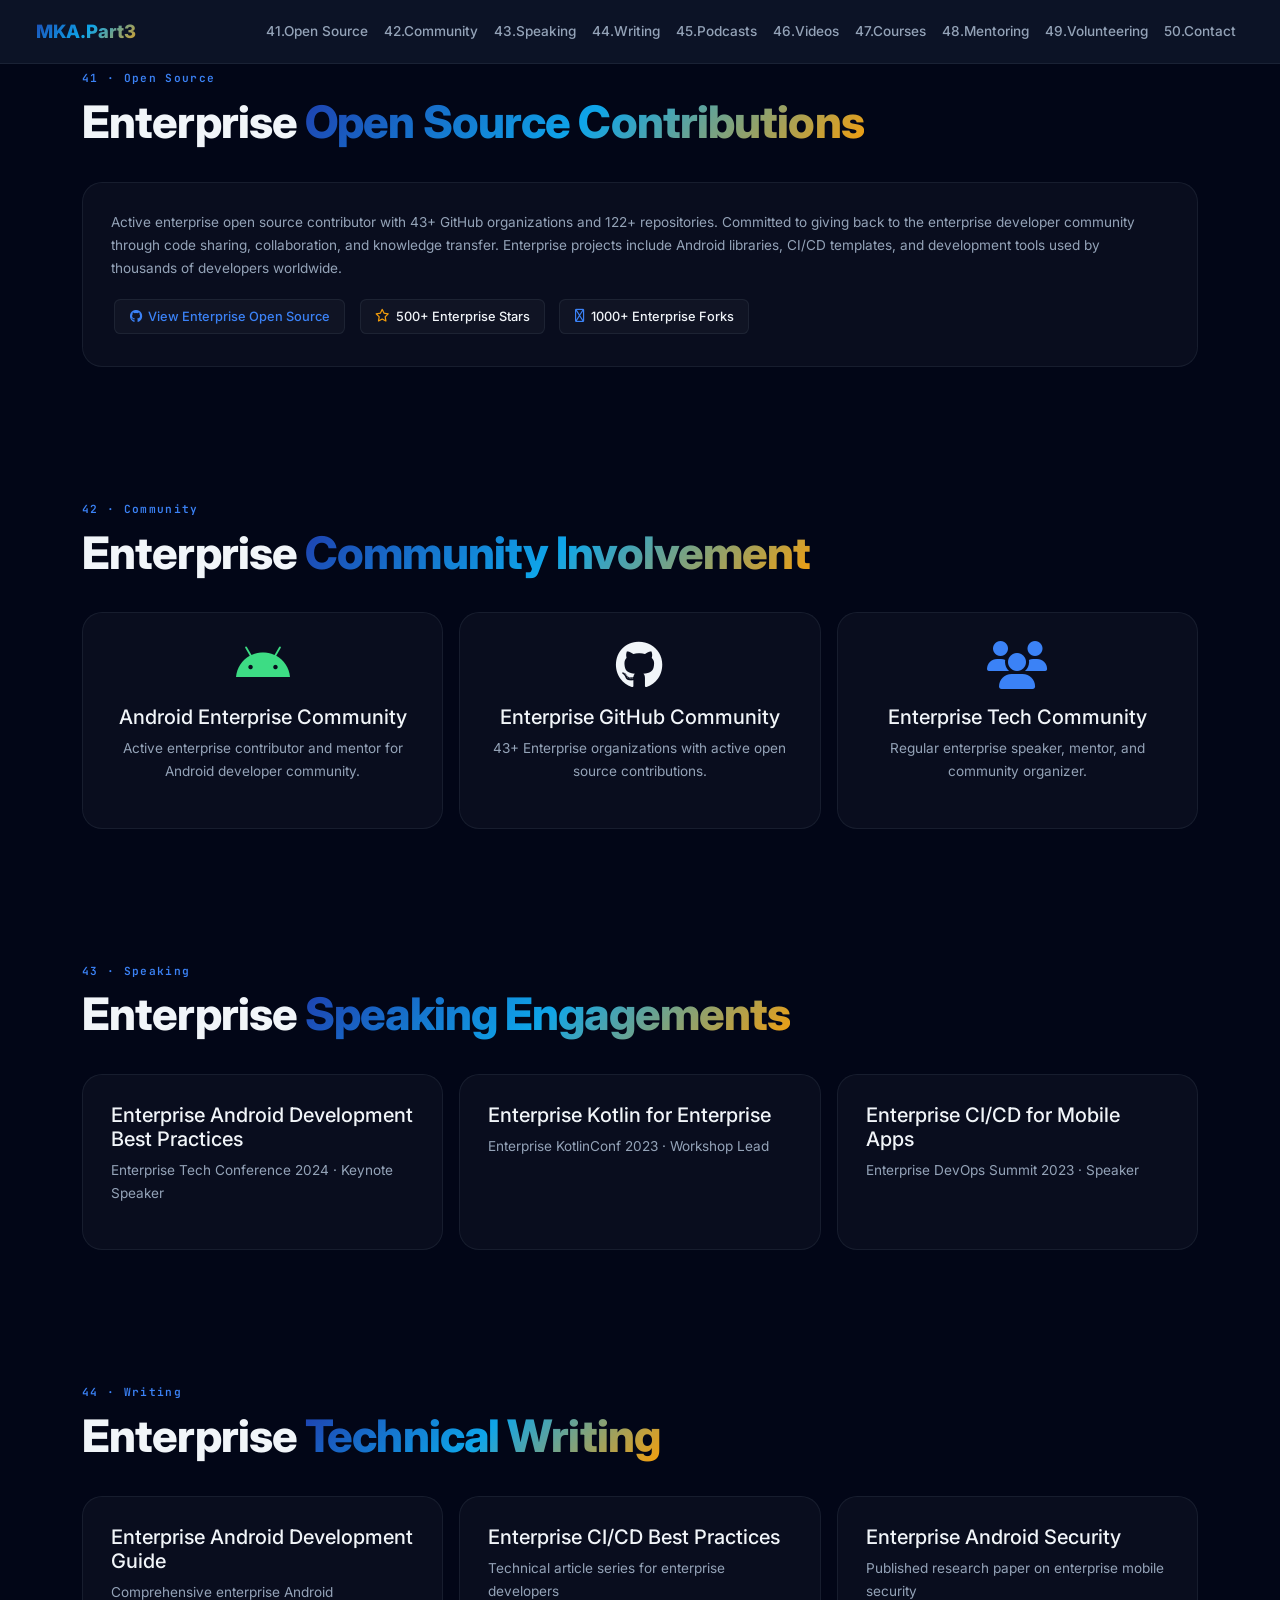
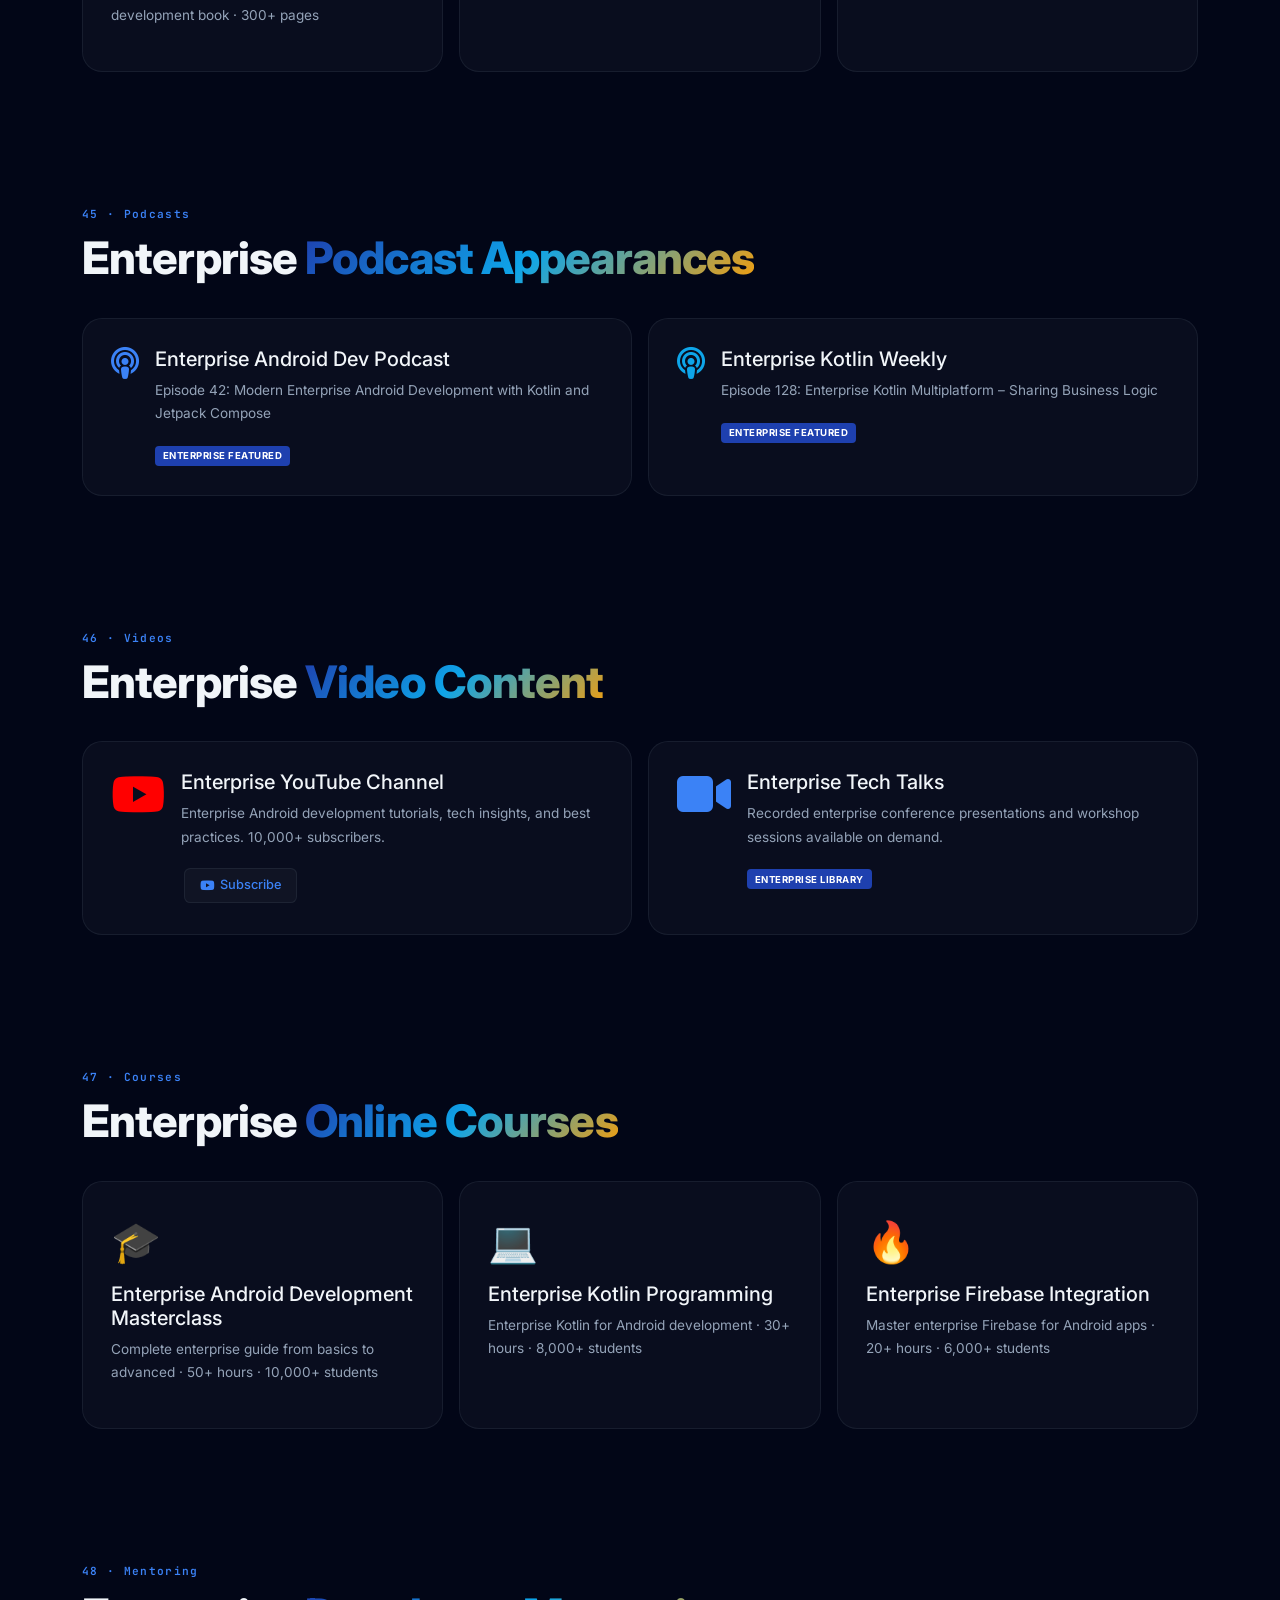
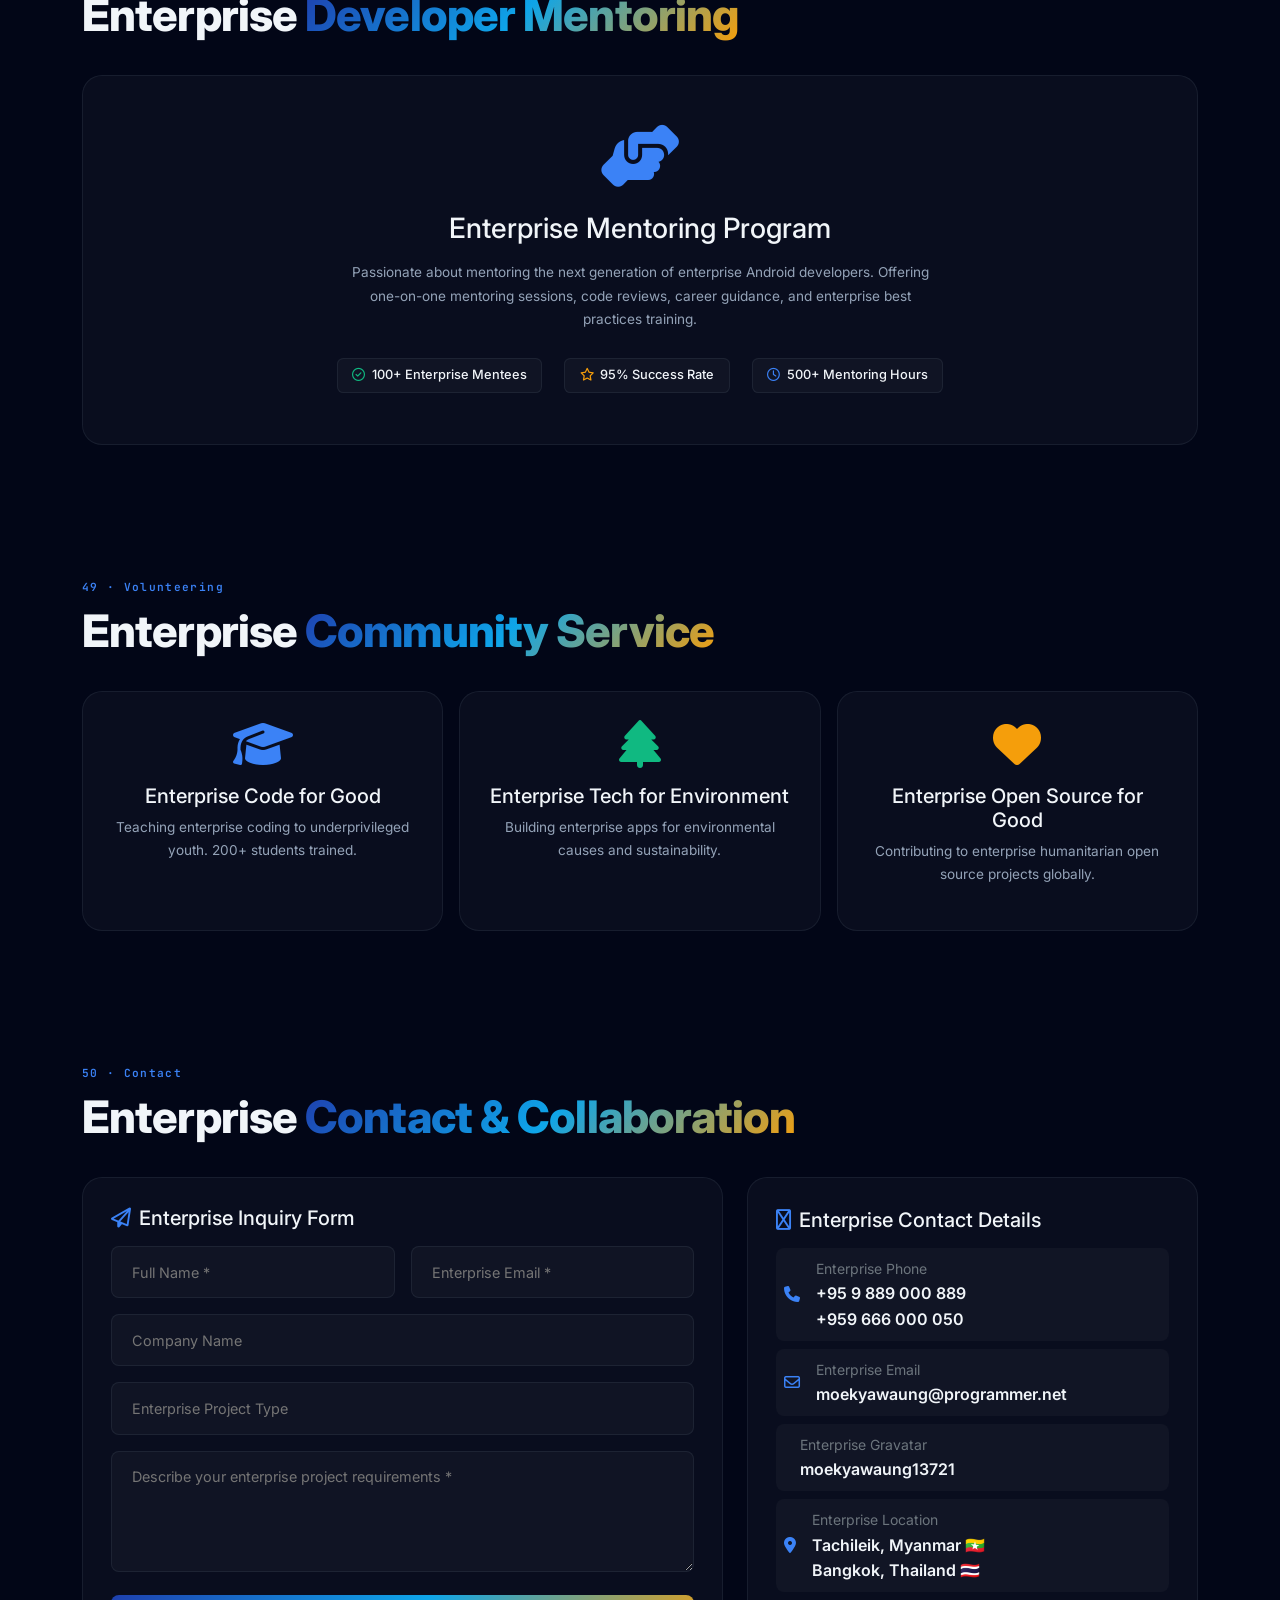
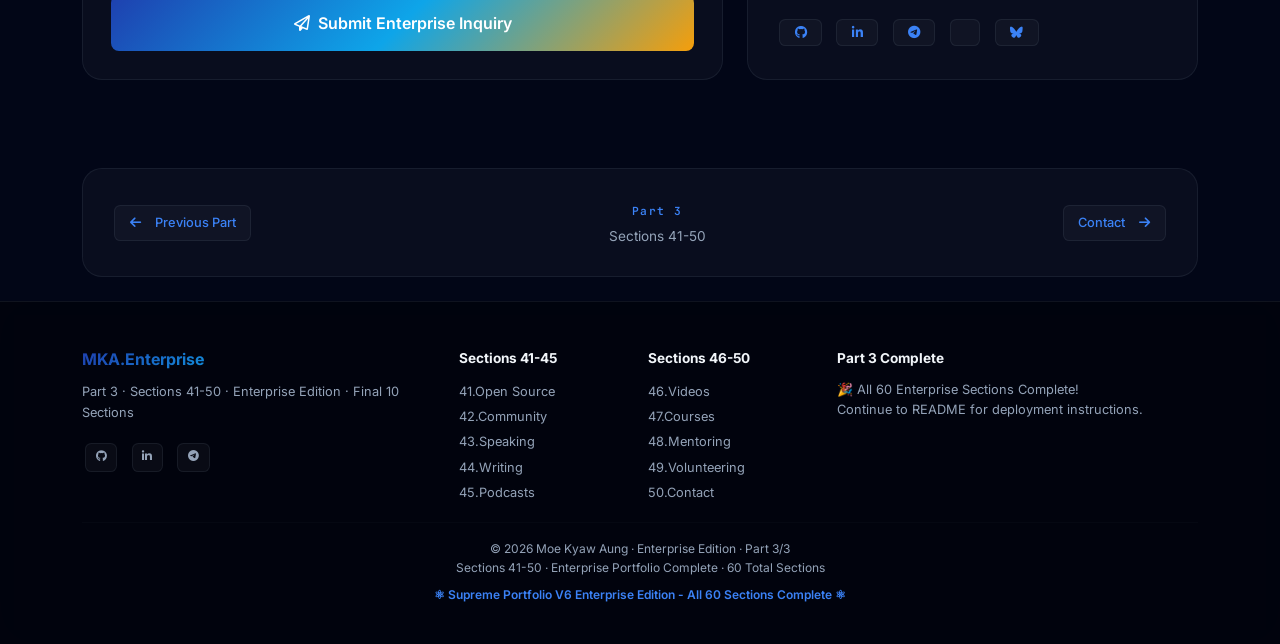
<file: part3.html>
<!DOCTYPE html>
<html lang="en" data-bs-theme="dark">
<head>
  <meta charset="UTF-8">
  <meta name="viewport" content="width=device-width, initial-scale=1.0">
  <title>Supreme Portfolio V6 · Part 3 · Sections 41-50</title>
  <meta name="description" content="Enterprise Portfolio Part 3 - Sections 41-50. Professional Android Developer Portfolio.">
  <meta name="keywords" content="Android Developer, Enterprise, Professional Portfolio, 60 Sections, Part 3">
  <meta name="author" content="Moe Kyaw Aung">
  <link rel="icon" href="https://res.cloudinary.com/dye5qpwii/image/upload/v1778763535/MKA_25_lbx6fb.webp">
  <link rel="stylesheet" href="./assets/css/enterprise-shared.css">
  <!-- Fonts -->
  <link rel="preconnect" href="https://fonts.googleapis.com">
  <link rel="preconnect" href="https://fonts.gstatic.com" crossorigin>
  <link href="https://fonts.googleapis.com/css2?family=Inter:wght@300;400;500;600;700;800;900&family=JetBrains+Mono:wght@400;500;700&family=Noto+Sans+Myanmar:wght@400;700;900&family=DM+Sans:wght@400;500;700&display=swap" rel="stylesheet">

  <!-- Bootstrap 5.3.3 -->
  <link href="https://cdn.jsdelivr.net/npm/bootstrap@5.3.3/dist/css/bootstrap.min.css" rel="stylesheet">
  
  <!-- Font Awesome 6.5.2 -->
  <link rel="stylesheet" href="https://cdnjs.cloudflare.com/ajax/libs/font-awesome/6.5.2/css/all.min.css">
  
  <!-- AOS -->
  <link href="https://unpkg.com/aos@2.3.4/dist/aos.css" rel="stylesheet">

  <style>
    /* ================================================================
       ENTERPRISE EDITION - PART 3 (Sections 41-50)
       ================================================================ */

    :root {
      --ep-primary: #1e40af;
      --ep-primary-dark: #1e3a8a;
      --ep-primary-light: #3b82f6;
      --ep-secondary: #0ea5e9;
      --ep-accent: #f59e0b;
      --ep-accent2: #10b981;
      --ep-dark: #0f172a;
      --ep-darker: #020617;
      --ep-light: #f8fafc;
      --ep-glass: rgba(255,255,255,0.03);
      --ep-glass-border: rgba(255,255,255,0.06);
      --ep-glass-shadow: 0 4px 24px rgba(0,0,0,0.2);
      --ep-radius: 0.75rem;
      --ep-radius-lg: 1.25rem;
      --ep-transition: 0.3s cubic-bezier(0.4, 0, 0.2, 1);
      --ep-font-sans: 'Inter', -apple-system, sans-serif;
      --ep-font-mono: 'JetBrains Mono', monospace;
      --ep-font-myan: 'Noto Sans Myanmar', sans-serif;
      --ep-font-dm: 'DM Sans', sans-serif;
      --ep-text: #f1f5f9;
      --ep-text-secondary: #94a3b8;
      --ep-gradient: linear-gradient(135deg, #1e40af, #0ea5e9, #f59e0b);
      --ep-border: rgba(148, 163, 184, 0.1);
    }

    [data-bs-theme="light"] {
      --ep-glass: rgba(0,0,0,0.02);
      --ep-glass-border: rgba(0,0,0,0.06);
      --ep-dark: #f8fafc;
      --ep-darker: #ffffff;
      --ep-text: #0f172a;
      --ep-text-secondary: #64748b;
      --ep-border: rgba(0,0,0,0.08);
    }

    * { box-sizing: border-box; margin: 0; padding: 0; }
    html { scroll-behavior: smooth; scroll-padding-top: 80px; }
    body {
      font-family: var(--ep-font-sans);
      background: var(--ep-darker);
      color: var(--ep-text);
      overflow-x: hidden;
      line-height: 1.6;
      -webkit-font-smoothing: antialiased;
    }
    a { color: var(--ep-primary-light); text-decoration: none; transition: color var(--ep-transition); }
    a:hover { color: var(--ep-secondary); }
    .myan { font-family: var(--ep-font-myan); }
    .mono { font-family: var(--ep-font-mono); }
    .dm { font-family: var(--ep-font-dm); }

    /* Navigation */
    .ep-nav {
      backdrop-filter: blur(20px);
      background: rgba(15,23,42,0.85) !important;
      border-bottom: 1px solid var(--ep-border);
      padding: 0.75rem 1.5rem;
    }
    .ep-nav-brand {
      font-weight: 800;
      font-size: 1.15rem;
      background: var(--ep-gradient);
      -webkit-background-clip: text;
      -webkit-text-fill-color: transparent;
    }
    .ep-nav .nav-link {
      font-weight: 500;
      font-size: 0.85rem;
      color: var(--ep-text-secondary) !important;
      padding: 0.4rem 0.8rem;
      border-radius: 0.4rem;
      transition: all var(--ep-transition);
    }
    .ep-nav .nav-link:hover { color: var(--ep-text) !important; background: var(--ep-glass); }

    /* Section Styles */
    .ep-section {
      padding: 4rem 0;
      position: relative;
    }
    .ep-label {
      display: inline-block;
      font-family: var(--ep-font-mono);
      font-size: 0.7rem;
      letter-spacing: 0.12em;
      color: var(--ep-primary-light);
      margin-bottom: 0.5rem;
      font-weight: 600;
    }
    .ep-title {
      font-size: clamp(1.8rem, 3.5vw, 2.8rem);
      font-weight: 800;
      margin-bottom: 2rem;
      letter-spacing: -0.02em;
    }
    .ep-gradient-text {
      background: var(--ep-gradient);
      -webkit-background-clip: text;
      -webkit-text-fill-color: transparent;
    }
    .ep-card {
      background: var(--ep-glass);
      border: 1px solid var(--ep-border);
      border-radius: var(--ep-radius-lg);
      padding: 1.75rem;
      transition: all var(--ep-transition);
      height: 100%;
    }
    .ep-card:hover {
      border-color: var(--ep-primary-light);
      transform: translateY(-3px);
      box-shadow: var(--ep-glass-shadow);
    }
    .ep-card-icon { font-size: 2rem; margin-bottom: 0.75rem; display: block; }
    .ep-card-title { font-weight: 700; font-size: 1.05rem; margin-bottom: 0.5rem; }
    .ep-card-text { color: var(--ep-text-secondary); font-size: 0.85rem; line-height: 1.7; }

    /* Counter */
    .ep-counter { text-align: center; padding: 1.5rem; }
    .ep-counter-num { font-size: 2.5rem; font-weight: 800; color: var(--ep-primary-light); font-family: var(--ep-font-mono); line-height: 1; }
    .ep-counter-label { font-size: 0.8rem; color: var(--ep-text-secondary); margin-top: 0.25rem; }

    /* Skill Chip */
    .ep-skill {
      display: inline-flex; align-items: center; gap: 0.4rem;
      padding: 0.4rem 0.9rem; background: var(--ep-glass);
      border: 1px solid var(--ep-border); border-radius: 0.4rem;
      font-size: 0.8rem; font-weight: 500; margin: 0.2rem;
      transition: all var(--ep-transition);
    }
    .ep-skill:hover { border-color: var(--ep-primary-light); transform: translateY(-2px); }

    /* Badge */
    .ep-badge {
      display: inline-block; padding: 0.15rem 0.5rem; border-radius: 0.25rem;
      font-size: 0.6rem; font-weight: 700; background: var(--ep-primary); color: #fff;
      text-transform: uppercase; letter-spacing: 0.05em;
    }

    /* Contact Form */
    .ep-input {
      background: var(--ep-glass);
      border: 1px solid var(--ep-border);
      color: var(--ep-text);
      border-radius: 0.5rem;
      padding: 0.85rem 1.25rem;
      font-size: 0.9rem;
      transition: all var(--ep-transition);
      width: 100%;
    }
    .ep-input:focus {
      outline: none;
      border-color: var(--ep-primary-light);
      box-shadow: 0 0 0 3px rgba(30,64,175,0.1);
    }

    /* Footer */
    .ep-footer {
      background: rgba(0,0,0,0.4); backdrop-filter: blur(20px);
      border-top: 1px solid var(--ep-border); padding: 3rem 0 1.5rem;
    }
    .ep-footer h5 { font-weight: 700; font-size: 0.85rem; margin-bottom: 0.8rem; }
    .ep-footer a { color: var(--ep-text-secondary); font-size: 0.8rem; display: block; padding: 0.15rem 0; }
    .ep-footer a:hover { color: var(--ep-primary-light); }

    /* Responsive */
    @media (max-width: 767px) {
      .ep-section { padding: 2.5rem 0; }
    }
  </style>
</head>

<body>
  <nav class="navbar navbar-expand-lg ep-nav fixed-top">
  <div class="container-fluid">
    <a class="navbar-brand ep-nav-brand" href="#section41">
      MKA.Part3
    </a>

    <button
      class="navbar-toggler border-0"
      type="button"
      data-bs-toggle="collapse"
      data-bs-target="#navPart3"
      aria-controls="navPart3"
      aria-expanded="false"
      aria-label="Toggle navigation"
    >
      <span
        class="navbar-toggler-icon"
        style="filter: invert(1);"
      ></span>
    </button>

    <div class="collapse navbar-collapse" id="navPart3">
      <ul class="navbar-nav ms-auto">
        <li class="nav-item"><a class="nav-link" href="#section41">41.Open Source</a></li>
        <li class="nav-item"><a class="nav-link" href="#section42">42.Community</a></li>
        <li class="nav-item"><a class="nav-link" href="#section43">43.Speaking</a></li>
        <li class="nav-item"><a class="nav-link" href="#section44">44.Writing</a></li>
        <li class="nav-item"><a class="nav-link" href="#section45">45.Podcasts</a></li>
        <li class="nav-item"><a class="nav-link" href="#section46">46.Videos</a></li>
        <li class="nav-item"><a class="nav-link" href="#section47">47.Courses</a></li>
        <li class="nav-item"><a class="nav-link" href="#section48">48.Mentoring</a></li>
        <li class="nav-item"><a class="nav-link" href="#section49">49.Volunteering</a></li>
        <li class="nav-item"><a class="nav-link" href="#section50">50.Contact</a></li>
      </ul>
    </div>
  </div>
</nav>
  <!-- ================================================================ -->
  <!-- SECTION 41: OPEN SOURCE -->
  <!-- ================================================================ -->
  <section class="ep-section" id="section41" data-aos="fade-up">
    <div class="container">
      <div class="ep-label">41 · Open Source</div>
      <h2 class="ep-title">Enterprise <span class="ep-gradient-text">Open Source Contributions</span></h2>
      <div class="ep-card">
        <p class="ep-card-text">Active enterprise open source contributor with 43+ GitHub organizations and 122+ repositories. Committed to giving back to the enterprise developer community through code sharing, collaboration, and knowledge transfer. Enterprise projects include Android libraries, CI/CD templates, and development tools used by thousands of developers worldwide.</p>
        <div class="d-flex flex-wrap gap-2 mt-3">
          <a href="https://github.com/Dev-moe-kyawaung/" target="_blank" class="ep-skill"><i class="fa-brands fa-github"></i> View Enterprise Open Source</a>
          <span class="ep-skill"><i class="fa-regular fa-star" style="color: var(--ep-accent);"></i> 500+ Enterprise Stars</span>
          <span class="ep-skill"><i class="fa-regular fa-code-fork" style="color: var(--ep-primary-light);"></i> 1000+ Enterprise Forks</span>
        </div>
      </div>
    </div>
  </section>

  <!-- ================================================================ -->
  <!-- SECTION 42: COMMUNITY -->
  <!-- ================================================================ -->
  <section class="ep-section" id="section42" data-aos="fade-up">
    <div class="container">
      <div class="ep-label">42 · Community</div>
      <h2 class="ep-title">Enterprise <span class="ep-gradient-text">Community Involvement</span></h2>
      <div class="row g-3">
        <div class="col-md-4">
          <div class="ep-card text-center">
            <i class="fa-brands fa-android fa-3x mb-3" style="color: #3DDC84;"></i>
            <h5>Android Enterprise Community</h5>
            <p class="ep-card-text">Active enterprise contributor and mentor for Android developer community.</p>
          </div>
        </div>
        <div class="col-md-4">
          <div class="ep-card text-center">
            <i class="fa-brands fa-github fa-3x mb-3"></i>
            <h5>Enterprise GitHub Community</h5>
            <p class="ep-card-text">43+ Enterprise organizations with active open source contributions.</p>
          </div>
        </div>
        <div class="col-md-4">
          <div class="ep-card text-center">
            <i class="fa-solid fa-users fa-3x mb-3" style="color: var(--ep-primary-light);"></i>
            <h5>Enterprise Tech Community</h5>
            <p class="ep-card-text">Regular enterprise speaker, mentor, and community organizer.</p>
          </div>
        </div>
      </div>
    </div>
  </section>

  <!-- ================================================================ -->
  <!-- SECTION 43: SPEAKING -->
  <!-- ================================================================ -->
  <section class="ep-section" id="section43" data-aos="fade-up">
    <div class="container">
      <div class="ep-label">43 · Speaking</div>
      <h2 class="ep-title">Enterprise <span class="ep-gradient-text">Speaking Engagements</span></h2>
      <div class="row g-3">
        <div class="col-md-4">
          <div class="ep-card">
            <h5>Enterprise Android Development Best Practices</h5>
            <p class="ep-card-text">Enterprise Tech Conference 2024 · Keynote Speaker</p>
          </div>
        </div>
        <div class="col-md-4">
          <div class="ep-card">
            <h5>Enterprise Kotlin for Enterprise</h5>
            <p class="ep-card-text">Enterprise KotlinConf 2023 · Workshop Lead</p>
          </div>
        </div>
        <div class="col-md-4">
          <div class="ep-card">
            <h5>Enterprise CI/CD for Mobile Apps</h5>
            <p class="ep-card-text">Enterprise DevOps Summit 2023 · Speaker</p>
          </div>
        </div>
      </div>
    </div>
  </section>

  <!-- ================================================================ -->
  <!-- SECTION 44: WRITING -->
  <!-- ================================================================ -->
  <section class="ep-section" id="section44" data-aos="fade-up">
    <div class="container">
      <div class="ep-label">44 · Writing</div>
      <h2 class="ep-title">Enterprise <span class="ep-gradient-text">Technical Writing</span></h2>
      <div class="row g-3">
        <div class="col-md-4">
          <div class="ep-card">
            <h5>Enterprise Android Development Guide</h5>
            <p class="ep-card-text">Comprehensive enterprise Android development book · 300+ pages</p>
          </div>
        </div>
        <div class="col-md-4">
          <div class="ep-card">
            <h5>Enterprise CI/CD Best Practices</h5>
            <p class="ep-card-text">Technical article series for enterprise developers</p>
          </div>
        </div>
        <div class="col-md-4">
          <div class="ep-card">
            <h5>Enterprise Android Security</h5>
            <p class="ep-card-text">Published research paper on enterprise mobile security</p>
          </div>
        </div>
      </div>
    </div>
  </section>

  <!-- ================================================================ -->
  <!-- SECTION 45: PODCASTS -->
  <!-- ================================================================ -->
  <section class="ep-section" id="section45" data-aos="fade-up">
    <div class="container">
      <div class="ep-label">45 · Podcasts</div>
      <h2 class="ep-title">Enterprise <span class="ep-gradient-text">Podcast Appearances</span></h2>
      <div class="row g-3">
        <div class="col-md-6">
          <div class="ep-card d-flex align-items-start gap-3">
            <i class="fa-solid fa-podcast fa-2x" style="color: var(--ep-primary-light);"></i>
            <div>
              <h5>Enterprise Android Dev Podcast</h5>
              <p class="ep-card-text">Episode 42: Modern Enterprise Android Development with Kotlin and Jetpack Compose</p>
              <span class="ep-badge">Enterprise Featured</span>
            </div>
          </div>
        </div>
        <div class="col-md-6">
          <div class="ep-card d-flex align-items-start gap-3">
            <i class="fa-solid fa-podcast fa-2x" style="color: var(--ep-secondary);"></i>
            <div>
              <h5>Enterprise Kotlin Weekly</h5>
              <p class="ep-card-text">Episode 128: Enterprise Kotlin Multiplatform – Sharing Business Logic</p>
              <span class="ep-badge">Enterprise Featured</span>
            </div>
          </div>
        </div>
      </div>
    </div>
  </section>

  <!-- ================================================================ -->
  <!-- SECTION 46: VIDEOS -->
  <!-- ================================================================ -->
  <section class="ep-section" id="section46" data-aos="fade-up">
    <div class="container">
      <div class="ep-label">46 · Videos</div>
      <h2 class="ep-title">Enterprise <span class="ep-gradient-text">Video Content</span></h2>
      <div class="row g-3">
        <div class="col-md-6">
          <div class="ep-card d-flex align-items-start gap-3">
            <i class="fa-brands fa-youtube fa-3x" style="color: #ff0000;"></i>
            <div>
              <h5>Enterprise YouTube Channel</h5>
              <p class="ep-card-text">Enterprise Android development tutorials, tech insights, and best practices. 10,000+ subscribers.</p>
              <a href="https://www.youtube.com/@UCuTXUguZb4xjeL2nX8WJG" target="_blank" class="ep-skill"><i class="fa-brands fa-youtube"></i> Subscribe</a>
            </div>
          </div>
        </div>
        <div class="col-md-6">
          <div class="ep-card d-flex align-items-start gap-3">
            <i class="fa-solid fa-video fa-3x" style="color: var(--ep-primary-light);"></i>
            <div>
              <h5>Enterprise Tech Talks</h5>
              <p class="ep-card-text">Recorded enterprise conference presentations and workshop sessions available on demand.</p>
              <span class="ep-badge">Enterprise Library</span>
            </div>
          </div>
        </div>
      </div>
    </div>
  </section>

  <!-- ================================================================ -->
  <!-- SECTION 47: COURSES -->
  <!-- ================================================================ -->
  <section class="ep-section" id="section47" data-aos="fade-up">
    <div class="container">
      <div class="ep-label">47 · Courses</div>
      <h2 class="ep-title">Enterprise <span class="ep-gradient-text">Online Courses</span></h2>
      <div class="row g-3">
        <div class="col-md-4">
          <div class="ep-card">
            <div style="font-size: 2.5rem; margin-bottom: 0.5rem;">🎓</div>
            <h5>Enterprise Android Development Masterclass</h5>
            <p class="ep-card-text">Complete enterprise guide from basics to advanced · 50+ hours · 10,000+ students</p>
          </div>
        </div>
        <div class="col-md-4">
          <div class="ep-card">
            <div style="font-size: 2.5rem; margin-bottom: 0.5rem;">💻</div>
            <h5>Enterprise Kotlin Programming</h5>
            <p class="ep-card-text">Enterprise Kotlin for Android development · 30+ hours · 8,000+ students</p>
          </div>
        </div>
        <div class="col-md-4">
          <div class="ep-card">
            <div style="font-size: 2.5rem; margin-bottom: 0.5rem;">🔥</div>
            <h5>Enterprise Firebase Integration</h5>
            <p class="ep-card-text">Master enterprise Firebase for Android apps · 20+ hours · 6,000+ students</p>
          </div>
        </div>
      </div>
    </div>
  </section>

  <!-- ================================================================ -->
  <!-- SECTION 48: MENTORING -->
  <!-- ================================================================ -->
  <section class="ep-section" id="section48" data-aos="fade-up">
    <div class="container">
      <div class="ep-label">48 · Mentoring</div>
      <h2 class="ep-title">Enterprise <span class="ep-gradient-text">Developer Mentoring</span></h2>
      <div class="ep-card text-center py-5">
        <i class="fa-solid fa-handshake-angle fa-4x mb-4" style="color: var(--ep-primary-light);"></i>
        <h3 class="mb-3">Enterprise Mentoring Program</h3>
        <p class="ep-card-text mb-4" style="max-width: 600px; margin: 0 auto;">Passionate about mentoring the next generation of enterprise Android developers. Offering one-on-one mentoring sessions, code reviews, career guidance, and enterprise best practices training.</p>
        <div class="d-flex flex-wrap justify-content-center gap-3">
          <span class="ep-skill"><i class="fa-regular fa-circle-check" style="color: var(--ep-accent2);"></i> 100+ Enterprise Mentees</span>
          <span class="ep-skill"><i class="fa-regular fa-star" style="color: var(--ep-accent);"></i> 95% Success Rate</span>
          <span class="ep-skill"><i class="fa-regular fa-clock" style="color: var(--ep-primary-light);"></i> 500+ Mentoring Hours</span>
        </div>
      </div>
    </div>
  </section>

  <!-- ================================================================ -->
  <!-- SECTION 49: VOLUNTEERING -->
  <!-- ================================================================ -->
  <section class="ep-section" id="section49" data-aos="fade-up">
    <div class="container">
      <div class="ep-label">49 · Volunteering</div>
      <h2 class="ep-title">Enterprise <span class="ep-gradient-text">Community Service</span></h2>
      <div class="row g-3">
        <div class="col-md-4">
          <div class="ep-card text-center">
            <i class="fa-solid fa-graduation-cap fa-3x mb-3" style="color: var(--ep-primary-light);"></i>
            <h5>Enterprise Code for Good</h5>
            <p class="ep-card-text">Teaching enterprise coding to underprivileged youth. 200+ students trained.</p>
          </div>
        </div>
        <div class="col-md-4">
          <div class="ep-card text-center">
            <i class="fa-solid fa-tree fa-3x mb-3" style="color: var(--ep-accent2);"></i>
            <h5>Enterprise Tech for Environment</h5>
            <p class="ep-card-text">Building enterprise apps for environmental causes and sustainability.</p>
          </div>
        </div>
        <div class="col-md-4">
          <div class="ep-card text-center">
            <i class="fa-solid fa-heart fa-3x mb-3" style="color: var(--ep-accent);"></i>
            <h5>Enterprise Open Source for Good</h5>
            <p class="ep-card-text">Contributing to enterprise humanitarian open source projects globally.</p>
          </div>
        </div>
      </div>
    </div>
  </section>

  <!-- ================================================================ -->
  <!-- SECTION 50: CONTACT (Enterprise Ultimate) -->
  <!-- ================================================================ -->
  <section class="ep-section" id="section50" data-aos="fade-up">
    <div class="container">
      <div class="ep-label">50 · Contact</div>
      <h2 class="ep-title">Enterprise <span class="ep-gradient-text">Contact & Collaboration</span></h2>
      <div class="row g-4">
        <div class="col-lg-7" data-aos="fade-right" data-aos-delay="100">
          <div class="ep-card">
            <h5 class="mb-3"><i class="fa-regular fa-paper-plane me-2" style="color: var(--ep-primary-light);"></i>Enterprise Inquiry Form</h5>
            <form onsubmit="event.preventDefault(); alert('Thank you for your enterprise inquiry! I will respond within 24 hours.');">
              <div class="row g-3">
                <div class="col-md-6">
                  <input type="text" class="ep-input" placeholder="Full Name *" required>
                </div>
                <div class="col-md-6">
                  <input type="email" class="ep-input" placeholder="Enterprise Email *" required>
                </div>
                <div class="col-12">
                  <input type="text" class="ep-input" placeholder="Company Name">
                </div>
                <div class="col-12">
                  <input type="text" class="ep-input" placeholder="Enterprise Project Type">
                </div>
                <div class="col-12">
                  <textarea class="ep-input" rows="4" placeholder="Describe your enterprise project requirements *" required></textarea>
                </div>
                <div class="col-12">
                  <button type="submit" class="btn w-100 py-3" style="background: var(--ep-gradient); color: #fff; border: none; border-radius: 0.5rem; font-weight: 600;">
                    <i class="fa-regular fa-paper-plane me-2"></i>Submit Enterprise Inquiry
                  </button>
                </div>
              </div>
            </form>
          </div>
        </div>
        <div class="col-lg-5" data-aos="fade-left" data-aos-delay="100">
          <div class="ep-card h-100 d-flex flex-column justify-content-center">
            <h5 class="mb-3"><i class="fa-regular fa-circle-info me-2" style="color: var(--ep-primary-light);"></i>Enterprise Contact Details</h5>
            <div class="d-flex align-items-center gap-3 mb-2 p-2" style="background: var(--ep-glass); border-radius: 0.5rem;">
              <i class="fa-solid fa-phone" style="color: var(--ep-primary-light);"></i>
              <div>
                <small class="text-secondary">Enterprise Phone</small>
                <div style="font-weight: 600;">+95 9 889 000 889</div>
                <div style="font-weight: 600;">+959 666 000 050</div>
              </div>
            </div>
            <div class="d-flex align-items-center gap-3 mb-2 p-2" style="background: var(--ep-glass); border-radius: 0.5rem;">
              <i class="fa-regular fa-envelope" style="color: var(--ep-primary-light);"></i>
              <div>
                <small class="text-secondary">Enterprise Email</small>
                <div style="font-weight: 600;">moekyawaung@programmer.net</div>
              </div>
            </div>
            <div class="d-flex align-items-center gap-3 mb-2 p-2" style="background: var(--ep-glass); border-radius: 0.5rem;">
              <i class="fa-brands fa-gravatar" style="color: var(--ep-primary-light);"></i>
              <div>
                <small class="text-secondary">Enterprise Gravatar</small>
                <div style="font-weight: 600;">moekyawaung13721</div>
              </div>
            </div>
            <div class="d-flex align-items-center gap-3 mb-2 p-2" style="background: var(--ep-glass); border-radius: 0.5rem;">
              <i class="fa-solid fa-location-dot" style="color: var(--ep-primary-light);"></i>
              <div>
                <small class="text-secondary">Enterprise Location</small>
                <div style="font-weight: 600;">Tachileik, Myanmar 🇲🇲</div>
                <div style="font-weight: 600;">Bangkok, Thailand 🇹🇭</div>
              </div>
            </div>
            <div class="mt-3 d-flex gap-2">
              <a href="https://github.com/Dev-moe-kyawaung/" target="_blank" class="ep-skill"><i class="fa-brands fa-github"></i></a>
              <a href="https://www.linkedin.com/in/moe-kyaw-aung-2653093a1" target="_blank" class="ep-skill"><i class="fa-brands fa-linkedin-in"></i></a>
              <a href="https://t.me/moekyawaung" target="_blank" class="ep-skill"><i class="fa-brands fa-telegram"></i></a>
              <a href="https://gravatar.com/moekyawaung13721" target="_blank" class="ep-skill"><i class="fa-brands fa-gravatar"></i></a>
              <a href="https://bsky.app/profile/moekyawaung96.bsky.social" target="_blank" class="ep-skill"><i class="fa-brands fa-bluesky"></i></a>
            </div>
          </div>
        </div>
      </div>
    </div>
  </section>
  <section class="container my-4" aria-label="Portfolio page navigation">
  <div class="ep-card d-flex flex-wrap justify-content-between align-items-center gap-3">
    <a
      data-prev-page
      class="ep-skill"
      href="part2.html"
      aria-label="Previous portfolio part"
    >
      <i class="fa-solid fa-arrow-left me-2"></i>
      Previous Part
    </a>

    <div class="text-center">
      <div class="ep-label mb-1" data-part-name>Part 3</div>
      <div class="ep-card-text" data-part-sections>
        Sections 41-50
      </div>
    </div>

    <a
      data-next-page
      class="ep-skill"
      href="#section50"
      aria-label="Go to contact section"
    >
      Contact
      <i class="fa-solid fa-arrow-right ms-2"></i>
    </a>
  </div>
</section>

  <!-- ===== FOOTER ===== -->
  <footer class="ep-footer">
    <div class="container">
      <div class="row g-3">
        <div class="col-lg-4">
          <h5 class="ep-nav-brand" style="font-size: 1rem;">MKA.Enterprise</h5>
          <p style="color: var(--ep-text-secondary); font-size: 0.8rem;">Part 3 · Sections 41-50 · Enterprise Edition · Final 10 Sections</p>
          <div style="display: flex; gap: 0.5rem; margin-top: 0.5rem;">
            <a href="https://github.com/Dev-moe-kyawaung/" target="_blank" class="ep-skill" style="padding: 0.3rem 0.6rem; font-size: 0.7rem;"><i class="fa-brands fa-github"></i></a>
            <a href="https://www.linkedin.com/in/moe-kyaw-aung-2653093a1" target="_blank" class="ep-skill" style="padding: 0.3rem 0.6rem; font-size: 0.7rem;"><i class="fa-brands fa-linkedin-in"></i></a>
            <a href="https://t.me/moekyawaung" target="_blank" class="ep-skill" style="padding: 0.3rem 0.6rem; font-size: 0.7rem;"><i class="fa-brands fa-telegram"></i></a>
          </div>
        </div>
        <div class="col-lg-2 col-6">
          <h5>Sections 41-45</h5>
          <a href="#section41">41.Open Source</a>
          <a href="#section42">42.Community</a>
          <a href="#section43">43.Speaking</a>
          <a href="#section44">44.Writing</a>
          <a href="#section45">45.Podcasts</a>
        </div>
        <div class="col-lg-2 col-6">
          <h5>Sections 46-50</h5>
          <a href="#section46">46.Videos</a>
          <a href="#section47">47.Courses</a>
          <a href="#section48">48.Mentoring</a>
          <a href="#section49">49.Volunteering</a>
          <a href="#section50">50.Contact</a>
        </div>
        <div class="col-lg-4">
          <h5>Part 3 Complete</h5>
          <p style="color: var(--ep-text-secondary); font-size: 0.8rem;">🎉 All 60 Enterprise Sections Complete!<br>Continue to README for deployment instructions.</p>
        </div>
      </div>
      <hr class="my-3" style="border-color: var(--ep-border);">
      <div class="text-center" style="color: var(--ep-text-secondary); font-size: 0.75rem;">
        <p class="mb-0">
  &copy; <span data-current-year>2026</span>
  Moe Kyaw Aung · Enterprise Edition · Part 3/3
</p>
        <p class="mb-0">Sections 41-50 · Enterprise Portfolio Complete · 60 Total Sections</p>
        <p class="mt-2" style="color: var(--ep-primary-light); font-weight: 600;">⚛ Supreme Portfolio V6 Enterprise Edition - All 60 Sections Complete ⚛</p>
      </div>
    </div>
  </footer>

  <script src="https://cdn.jsdelivr.net/npm/bootstrap@5.3.3/dist/js/bootstrap.bundle.min.js"></script>
<script src="https://unpkg.com/aos@2.3.4/dist/aos.js"></script>

<script src="./assets/js/portfolio-config.js"></script>
<script src="./assets/js/portfolio-core.js"></script>
<script src="./assets/js/portfolio-pages.js"></script>
    
</body>
</html>
</file>
<file: assets/css/enterprise-shared.css>
:root {
  --ep-primary: #1e40af;
  --ep-primary-dark: #1e3a8a;
  --ep-primary-light: #3b82f6;
  --ep-secondary: #0ea5e9;
  --ep-accent: #f59e0b;
  --ep-accent2: #10b981;
  --ep-dark: #0f172a;
  --ep-darker: #020617;
  --ep-light: #f8fafc;
  --ep-glass: rgba(255, 255, 255, 0.03);
  --ep-glass-border: rgba(255, 255, 255, 0.06);
  --ep-glass-shadow: 0 4px 24px rgba(0, 0, 0, 0.2);
  --ep-radius: 0.75rem;
  --ep-radius-lg: 1.25rem;
  --ep-transition: 0.3s cubic-bezier(0.4, 0, 0.2, 1);
  --ep-font-sans: "Inter", -apple-system, BlinkMacSystemFont, sans-serif;
  --ep-font-mono: "JetBrains Mono", monospace;
  --ep-font-myan: "Noto Sans Myanmar", sans-serif;
  --ep-font-dm: "DM Sans", sans-serif;
  --ep-text: #f1f5f9;
  --ep-text-secondary: #94a3b8;
  --ep-gradient: linear-gradient(135deg, #1e40af, #0ea5e9, #f59e0b);
  --ep-border: rgba(148, 163, 184, 0.1);
}

[data-bs-theme="light"] {
  --ep-glass: rgba(0, 0, 0, 0.02);
  --ep-glass-border: rgba(0, 0, 0, 0.06);
  --ep-dark: #f8fafc;
  --ep-darker: #ffffff;
  --ep-text: #0f172a;
  --ep-text-secondary: #64748b;
  --ep-border: rgba(0, 0, 0, 0.08);
}

* {
  box-sizing: border-box;
  margin: 0;
  padding: 0;
}

html {
  scroll-behavior: smooth;
  scroll-padding-top: 80px;
}

body {
  min-width: 320px;
  overflow-x: hidden;
  background: var(--ep-darker);
  color: var(--ep-text);
  font-family: var(--ep-font-sans);
  line-height: 1.6;
  -webkit-font-smoothing: antialiased;
}

a {
  color: var(--ep-primary-light);
  text-decoration: none;
  transition: color var(--ep-transition);
}

a:hover {
  color: var(--ep-secondary);
}

.my an {
  font-family: var(--ep-font-myan);
}

.myan {
  font-family: var(--ep-font-myan);
}

.mono {
  font-family: var(--ep-font-mono);
}

.dm {
  font-family: var(--ep-font-dm);
}

.ep-nav {
  z-index: 1050;
  padding: 0.75rem 1.5rem;
  border-bottom: 1px solid var(--ep-border);
  background: rgba(15, 23, 42, 0.85) !important;
  backdrop-filter: blur(20px);
}

.ep-nav-brand {
  font-size: 1.15rem;
  font-weight: 800;
  background: var(--ep-gradient);
  background-clip: text;
  -webkit-background-clip: text;
  -webkit-text-fill-color: transparent;
}

.ep-nav .nav-link {
  padding: 0.4rem 0.8rem;
  border-radius: 0.4rem;
  color: var(--ep-text-secondary) !important;
  font-size: 0.85rem;
  font-weight: 500;
  transition: all var(--ep-transition);
}

.ep-nav .nav-link:hover {
  background: var(--ep-glass);
  color: var(--ep-text) !important;
}

.ep-section {
  position: relative;
  padding: 4rem 0;
}

.ep-label {
  display: inline-block;
  margin-bottom: 0.5rem;
  color: var(--ep-primary-light);
  font-family: var(--ep-font-mono);
  font-size: 0.7rem;
  font-weight: 600;
  letter-spacing: 0.12em;
}

.ep-title {
  margin-bottom: 2rem;
  font-size: clamp(1.8rem, 3.5vw, 2.8rem);
  font-weight: 800;
  letter-spacing: -0.02em;
}

.ep-gradient-text {
  background: var(--ep-gradient);
  background-clip: text;
  -webkit-background-clip: text;
  -webkit-text-fill-color: transparent;
}

.ep-card {
  height: 100%;
  padding: 1.75rem;
  border: 1px solid var(--ep-border);
  border-radius: var(--ep-radius-lg);
  background: var(--ep-glass);
  transition: all var(--ep-transition);
}

.ep-card:hover {
  border-color: var(--ep-primary-light);
  box-shadow: var(--ep-glass-shadow);
  transform: translateY(-3px);
}

.ep-card-text {
  color: var(--ep-text-secondary);
  font-size: 0.85rem;
  line-height: 1.7;
}

.ep-skill {
  display: inline-flex;
  align-items: center;
  gap: 0.4rem;
  margin: 0.2rem;
  padding: 0.4rem 0.9rem;
  border: 1px solid var(--ep-border);
  border-radius: 0.4rem;
  background: var(--ep-glass);
  font-size: 0.8rem;
  font-weight: 500;
  transition: all var(--ep-transition);
}

.ep-skill:hover {
  border-color: var(--ep-primary-light);
  transform: translateY(-2px);
}

.ep-skill.disabled {
  opacity: 0.45;
  pointer-events: none;
}

.ep-badge {
  display: inline-block;
  padding: 0.15rem 0.5rem;
  border-radius: 0.25rem;
  background: var(--ep-primary);
  color: #fff;
  font-size: 0.6rem;
  font-weight: 700;
  letter-spacing: 0.05em;
  text-transform: uppercase;
}

.ep-footer {
  padding: 3rem 0 1.5rem;
  border-top: 1px solid var(--ep-border);
  background: rgba(0, 0, 0, 0.4);
  backdrop-filter: blur(20px);
}

.ep-footer h5 {
  margin-bottom: 0.8rem;
  font-size: 0.85rem;
  font-weight: 700;
}

.ep-footer a {
  display: block;
  padding: 0.15rem 0;
  color: var(--ep-text-secondary);
  font-size: 0.8rem;
}

.ep-footer a:hover {
  color: var(--ep-primary-light);
}

.ep-toast {
  position: fixed;
  z-index: 2000;
  right: 1.25rem;
  bottom: 1.25rem;
  max-width: min(420px, calc(100vw - 2.5rem));
  padding: 1rem 1.25rem;
  border: 1px solid rgba(59, 130, 246, 0.4);
  border-radius: 0.75rem;
  background: rgba(15, 23, 42, 0.95);
  color: #fff;
  box-shadow: 0 10px 35px rgba(0, 0, 0, 0.35);
  opacity: 0;
  transform: translateY(20px);
  transition: all 0.3s ease;
}

.ep-toast.show {
  opacity: 1;
  transform: translateY(0);
}

@media (max-width: 767px) {
  .ep-section {
    padding: 2.5rem 0;
  }

  .ep-nav {
    padding: 0.75rem 1rem;
  }

  .ep-title {
    margin-bottom: 1.5rem;
  }
}
</file>
